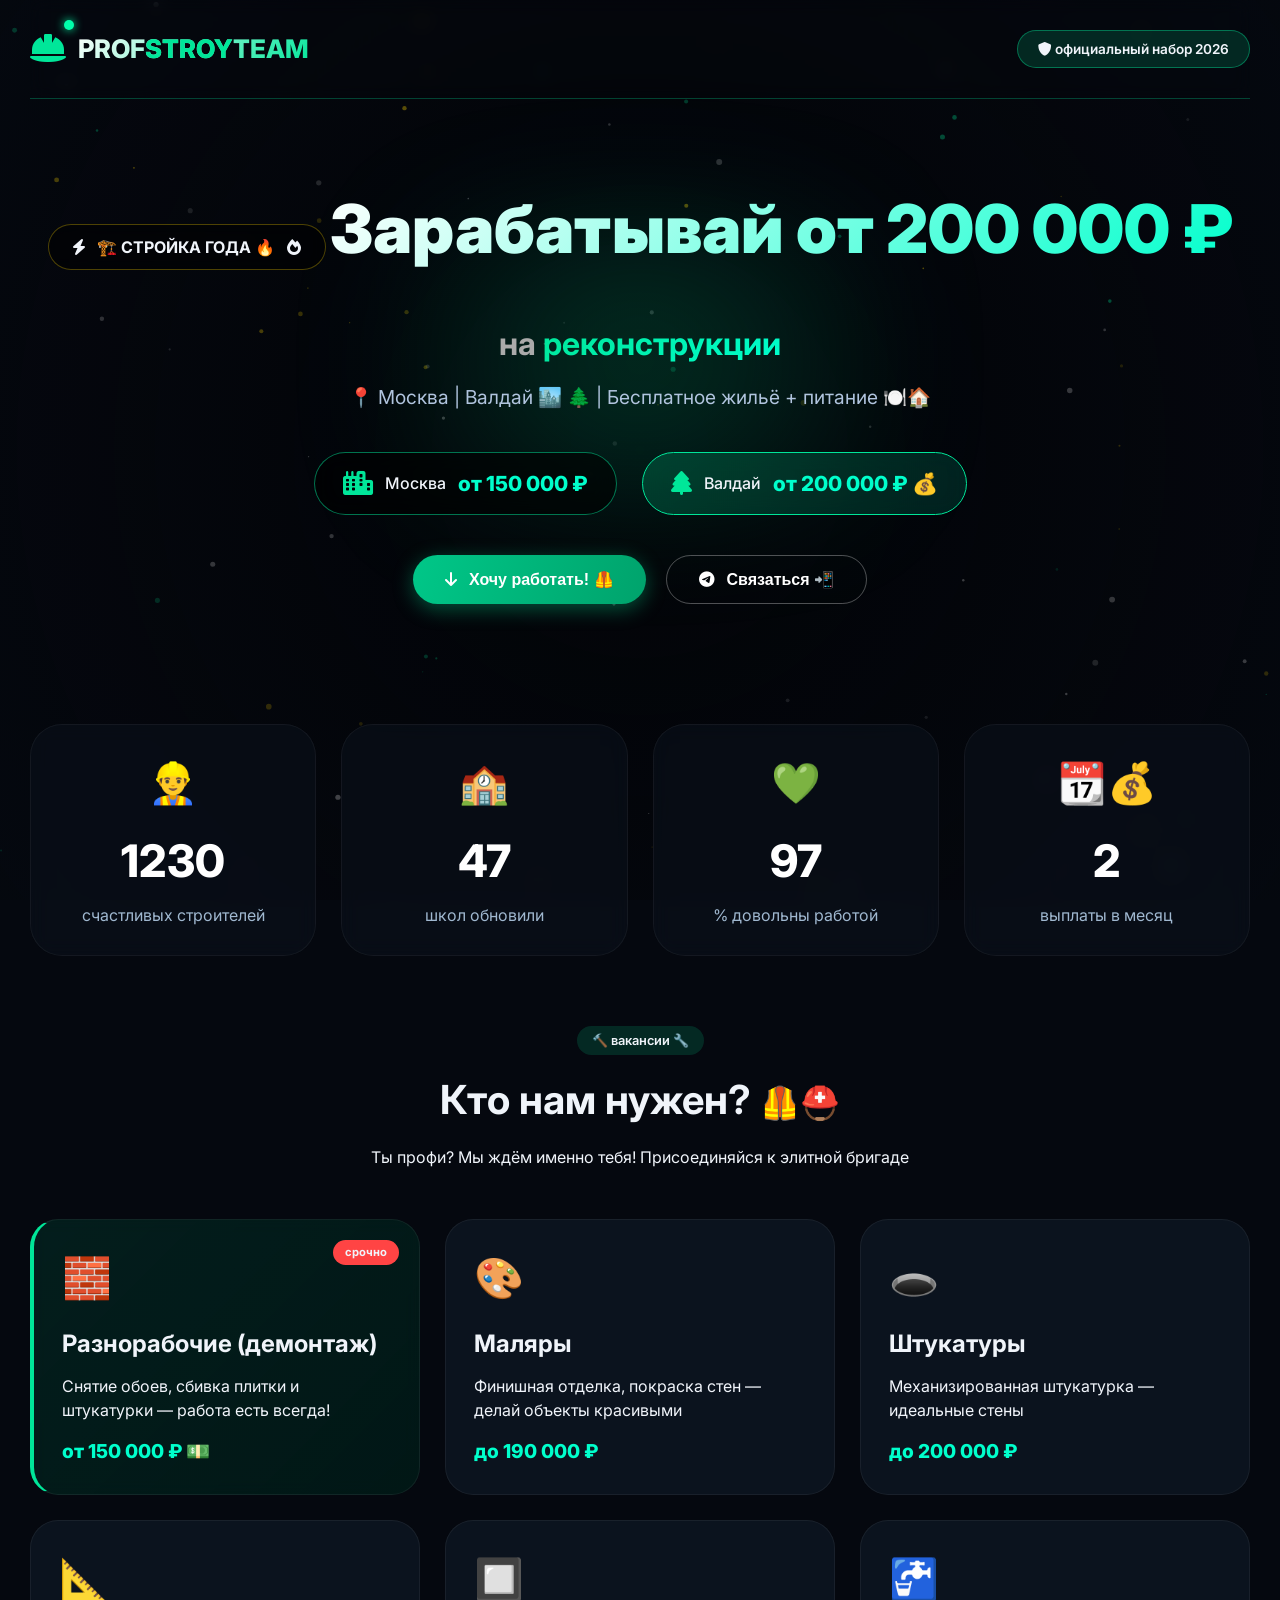
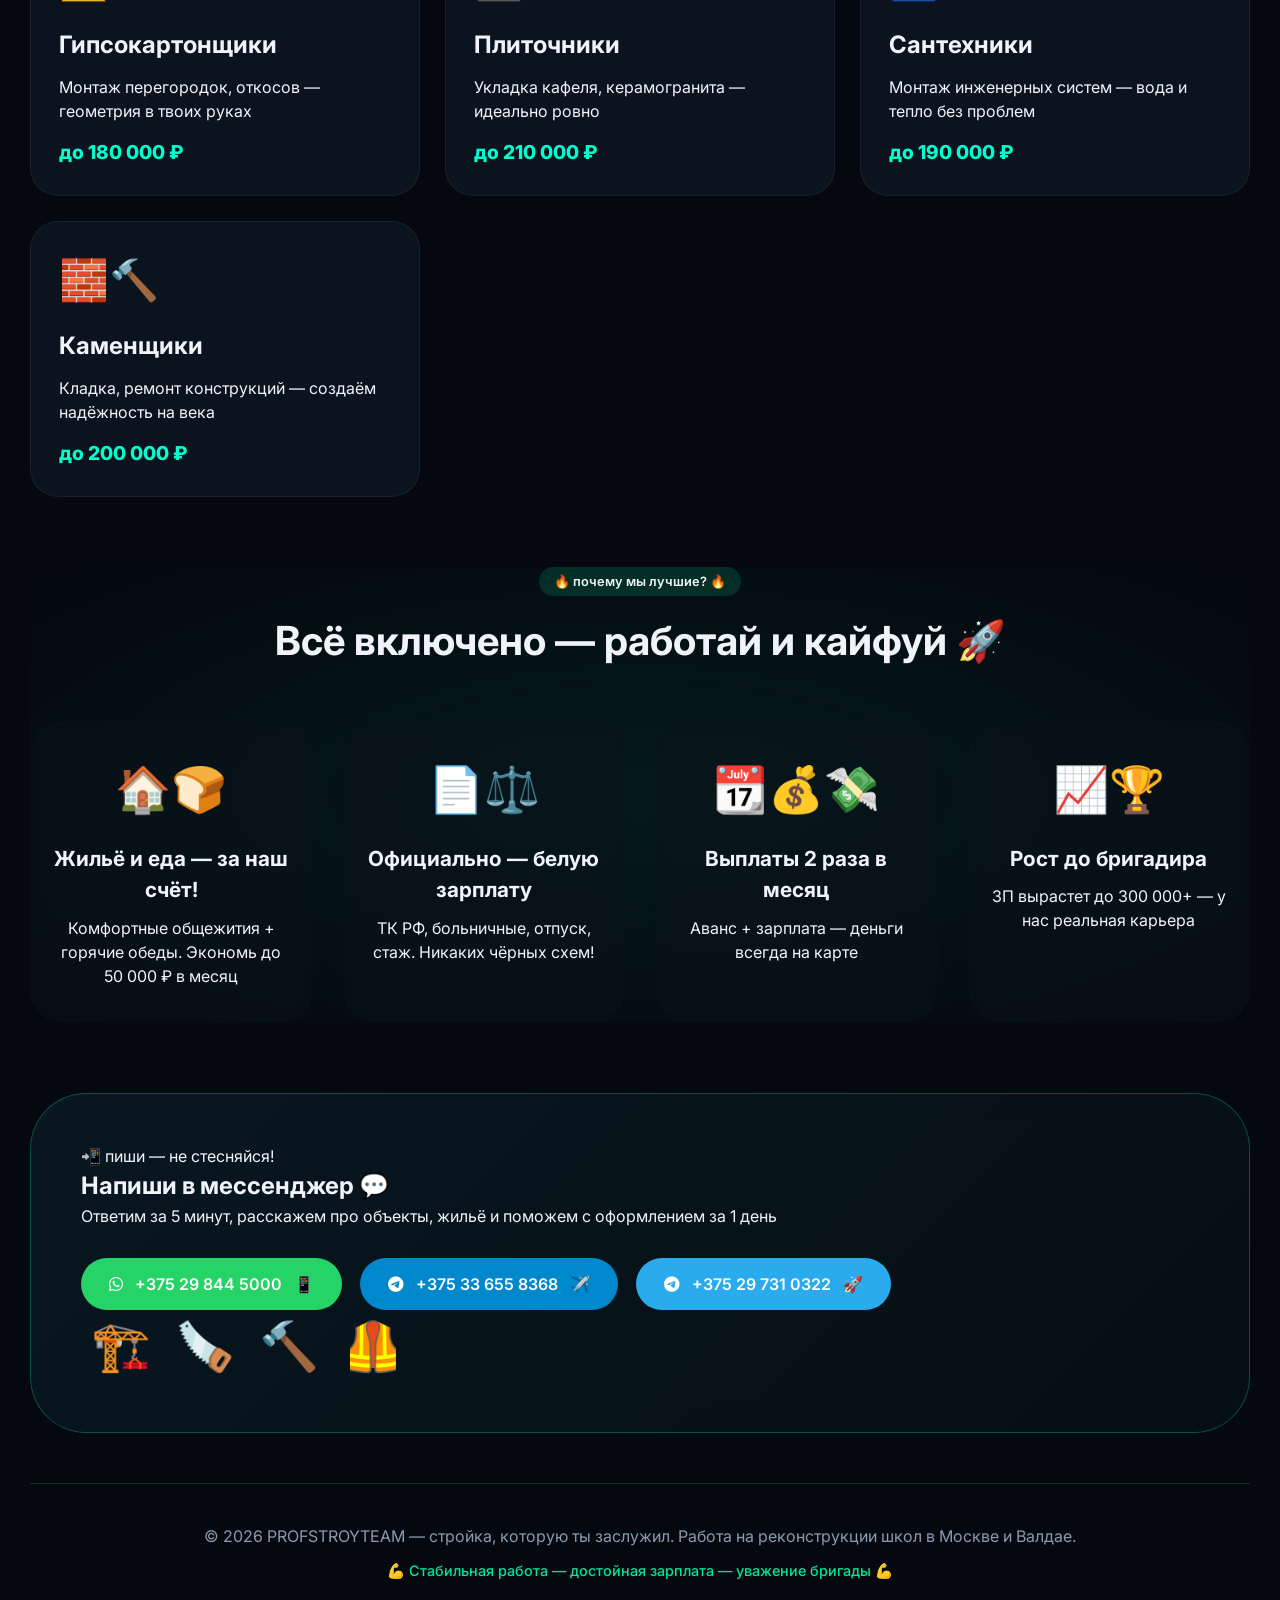
<file: index.html>
<!DOCTYPE html>
<html lang="ru">
<head>
    <meta charset="UTF-8">
    <meta name="viewport" content="width=device-width, initial-scale=1.0, user-scalable=yes">
    <title>PROFSTROYTEAM | Работа мечты — зарплата от 200 000 ₽ | Стройка века</title>
    <link rel="stylesheet" href="style.css">
    <link rel="stylesheet" href="https://cdnjs.cloudflare.com/ajax/libs/font-awesome/6.0.0-beta3/css/all.min.css">
    <link href="https://fonts.googleapis.com/css2?family=Inter:opsz,wght@14..32,300;14..32,400;14..32,600;14..32,700;14..32,800;14..32,900&display=swap" rel="stylesheet">
</head>
<body>

    <!-- Фоновая картинка со строительной тематикой -->
    <div class="bg-image"></div>
    <div class="bg-overlay"></div>

    <!-- Анимированный Canvas поверх (лёгкие частицы) -->
    <canvas id="bgCanvas"></canvas>

    <div class="container">
        <!-- Магнитный navbar -->
        <nav class="navbar">
            <div class="logo">
                <div class="logo-icon">
                    <i class="fas fa-hard-hat"></i>
                    <div class="logo-sparkle"></div>
                </div>
                <span class="logo-text">PROF<span class="highlight">STROY</span>TEAM</span>
            </div>
            <div class="nav-badge">
                <i class="fas fa-shield-alt"></i> официальный набор 2026
            </div>
        </nav>

        <!-- Hero с эмоциями -->
        <section class="hero">
            <div class="hero-glow"></div>
            <div class="hero-tag">
                <i class="fas fa-bolt"></i>
                <span>🏗️ СТРОЙКА ГОДА 🔥</span>
                <i class="fas fa-fire"></i>
            </div>
            <h1 class="glitch-text" data-text="Зарабатывай от 200 000 ₽">Зарабатывай от 200 000 ₽</h1>
            <div class="typed-wrapper">
                <span class="typed-prefix">на </span>
                <span id="typed" class="typed"></span>
            </div>
            <p class="hero-sub">📍 Москва | Валдай 🏙️ 🌲 | Бесплатное жильё + питание 🍽️🏠</p>
            
            <div class="salary-floating">
                <div class="salary-card">
                    <i class="fas fa-city"></i>
                    <span class="salary-label">Москва</span>
                    <span class="salary-value">от 150 000 ₽</span>
                </div>
                <div class="salary-card accent">
                    <i class="fas fa-tree"></i>
                    <span class="salary-label">Валдай</span>
                    <span class="salary-value">от 200 000 ₽ 💰</span>
                </div>
            </div>

            <div class="cta-group">
                <button class="btn-primary" id="exploreBtn">
                    <i class="fas fa-arrow-down"></i>
                    <span>Хочу работать! 🦺</span>
                </button>
                <button class="btn-outline" id="contactBtnHeader">
                    <i class="fab fa-telegram"></i>
                    <span>Связаться 📲</span>
                </button>
            </div>
        </section>

        <!-- Статистика с крутыми эмодзи -->
        <section class="stats-section">
            <div class="stat-card">
                <div class="stat-icon">👷‍♂️</div>
                <div class="stat-number" data-count="1250">0</div>
                <div class="stat-label">счастливых строителей</div>
            </div>
            <div class="stat-card">
                <div class="stat-icon">🏫</div>
                <div class="stat-number" data-count="47">0</div>
                <div class="stat-label">школ обновили</div>
            </div>
            <div class="stat-card">
                <div class="stat-icon">💚</div>
                <div class="stat-number" data-count="98">0</div>
                <div class="stat-label">% довольны работой</div>
            </div>
            <div class="stat-card">
                <div class="stat-icon">📆💰</div>
                <div class="stat-number" data-count="2">0</div>
                <div class="stat-label">выплаты в месяц</div>
            </div>
        </section>

        <!-- Вакансии со строительными смайликами -->
        <section class="vacancies" id="vacancies">
            <div class="section-header">
                <div class="section-badge">🔨 вакансии 🔧</div>
                <h2>Кто нам нужен? <span class="emoji-big">🦺⛑️</span></h2>
                <p>Ты профи? Мы ждём именно тебя! Присоединяйся к элитной бригаде</p>
            </div>

            <div class="job-grid">
                <div class="job-card featured">
                    <div class="job-icon">🧱</div>
                    <h3>Разнорабочие (демонтаж)</h3>
                    <p>Снятие обоев, сбивка плитки и штукатурки — работа есть всегда!</p>
                    <div class="job-salary">от 150 000 ₽ 💵</div>
                    <div class="job-tag">срочно</div>
                </div>
                <div class="job-card">
                    <div class="job-icon">🎨</div>
                    <h3>Маляры</h3>
                    <p>Финишная отделка, покраска стен — делай объекты красивыми</p>
                    <div class="job-salary">до 190 000 ₽</div>
                </div>
                <div class="job-card">
                    <div class="job-icon">🕳️</div>
                    <h3>Штукатуры</h3>
                    <p>Механизированная штукатурка — идеальные стены</p>
                    <div class="job-salary">до 200 000 ₽</div>
                </div>
                <div class="job-card">
                    <div class="job-icon">📐</div>
                    <h3>Гипсокартонщики</h3>
                    <p>Монтаж перегородок, откосов — геометрия в твоих руках</p>
                    <div class="job-salary">до 180 000 ₽</div>
                </div>
                <div class="job-card">
                    <div class="job-icon">🔲</div>
                    <h3>Плиточники</h3>
                    <p>Укладка кафеля, керамогранита — идеально ровно</p>
                    <div class="job-salary">до 210 000 ₽</div>
                </div>
                <div class="job-card">
                    <div class="job-icon">🚰</div>
                    <h3>Сантехники</h3>
                    <p>Монтаж инженерных систем — вода и тепло без проблем</p>
                    <div class="job-salary">до 190 000 ₽</div>
                </div>
                <div class="job-card">
                    <div class="job-icon">🧱🔨</div>
                    <h3>Каменщики</h3>
                    <p>Кладка, ремонт конструкций — создаём надёжность на века</p>
                    <div class="job-salary">до 200 000 ₽</div>
                </div>
            </div>
        </section>

        <!-- Преимущества — жирно, сочно, с эмоциями -->
        <section class="benefits">
            <div class="benefits-bg"></div>
            <div class="section-header light">
                <div class="section-badge">🔥 почему мы лучшие? 🔥</div>
                <h2>Всё включено — работай и кайфуй 🚀</h2>
            </div>
            <div class="benefits-grid">
                <div class="benefit-card">
                    <div class="benefit-icon">🏠🍞</div>
                    <h4>Жильё и еда — за наш счёт!</h4>
                    <p>Комфортные общежития + горячие обеды. Экономь до 50 000 ₽ в месяц</p>
                </div>
                <div class="benefit-card">
                    <div class="benefit-icon">📄⚖️</div>
                    <h4>Официально — белую зарплату</h4>
                    <p>ТК РФ, больничные, отпуск, стаж. Никаких чёрных схем!</p>
                </div>
                <div class="benefit-card">
                    <div class="benefit-icon">📆💰💸</div>
                    <h4>Выплаты 2 раза в месяц</h4>
                    <p>Аванс + зарплата — деньги всегда на карте</p>
                </div>
                <div class="benefit-card">
                    <div class="benefit-icon">📈🏆</div>
                    <h4>Рост до бригадира</h4>
                    <p>ЗП вырастет до 300 000+ — у нас реальная карьера</p>
                </div>
            </div>
        </section>

        <!-- Контакты с вайбом -->
        <section class="contact" id="contact">
            <div class="contact-card-wrapper">
                <div class="contact-info">
                    <div class="contact-badge">📲 пиши — не стесняйся!</div>
                    <h2>Напиши в мессенджер <span class="emoji-blink">💬</span></h2>
                    <p>Ответим за 5 минут, расскажем про объекты, жильё и поможем с оформлением за 1 день</p>
                    <div class="contact-buttons">
                        <a href="https://wa.me/375298445000" class="contact-btn whatsapp" target="_blank">
                            <i class="fab fa-whatsapp"></i>
                            <span>+375 29 844 5000</span> 📱
                        </a>
                        <a href="https://t.me/+375336558368" class="contact-btn telegram" target="_blank">
                            <i class="fab fa-telegram-plane"></i>
                            <span>+375 33 655 8368</span> ✈️
                        </a>
                        <a href="https://t.me/+375297310322" class="contact-btn telegram-second" target="_blank">
                            <i class="fab fa-telegram"></i>
                            <span>+375 29 731 0322</span> 🚀
                        </a>
                    </div>
                </div>
                <div class="contact-deco">
                    <div class="floating-emoji">🏗️</div>
                    <div class="floating-emoji">🪚</div>
                    <div class="floating-emoji">🔨</div>
                    <div class="floating-emoji">🦺</div>
                </div>
            </div>
        </section>

        <footer class="footer">
            <p>© 2026 PROFSTROYTEAM — стройка, которую ты заслужил. Работа на реконструкции школ в Москве и Валдае.</p>
            <div class="footer-tagline">💪 Стабильная работа — достойная зарплата — уважение бригады 💪</div>
        </footer>
    </div>

    <script src="script.js"></script>
</body>
</html>
</file>
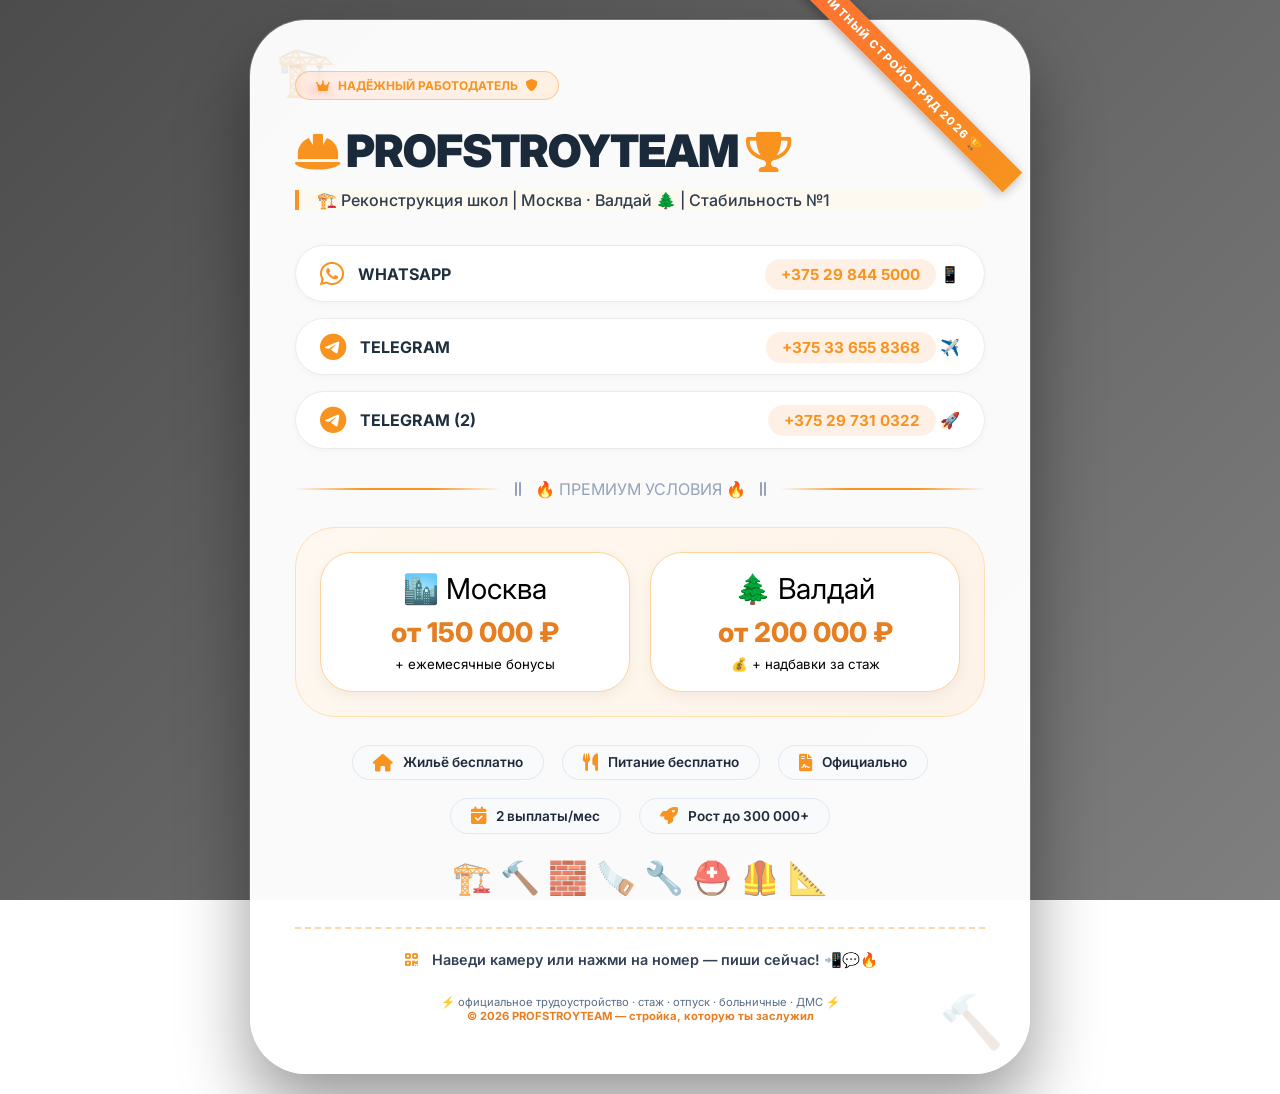
<file: business-card.html>
<!DOCTYPE html>
<html lang="ru">
<head>
    <meta charset="UTF-8">
    <meta name="viewport" content="width=device-width, initial-scale=1.0, user-scalable=yes">
    <title>PROFSTROYTEAM | Премиум визитка | Стройка 2026</title>
    <link rel="stylesheet" href="https://cdnjs.cloudflare.com/ajax/libs/font-awesome/6.0.0-beta3/css/all.min.css">
    <link href="https://fonts.googleapis.com/css2?family=Inter:opsz,wght@14..32,300;14..32,400;14..32,600;14..32,700;14..32,800;14..32,900&display=swap" rel="stylesheet">
    <style>
        * {
            margin: 0;
            padding: 0;
            box-sizing: border-box;
        }

        body {
            min-height: 100vh;
            display: flex;
            justify-content: center;
            align-items: center;
            font-family: 'Inter', sans-serif;
            padding: 20px;
            position: relative;
            /* ФОНОВАЯ КАРТИНКА — СТРОЙКА */
            background-image: url('https://images.pexels.com/photos/159306/construction-site-build-construction-work-159306.jpeg?auto=compress&cs=tinysrgb&w=1600');
            background-size: cover;
            background-position: center;
            background-attachment: fixed;
        }

        /* тёмный оверлей для читаемости */
        body::before {
            content: '';
            position: fixed;
            top: 0;
            left: 0;
            width: 100%;
            height: 100%;
            background: linear-gradient(135deg, rgba(0, 0, 0, 0.7), rgba(0, 0, 0, 0.5));
            z-index: 0;
        }

        /* главная карточка — стекломорфизм */
        .business-card {
            max-width: 780px;
            width: 100%;
            background: rgba(255, 255, 255, 0.97);
            backdrop-filter: blur(0px);
            border-radius: 56px;
            padding: 50px 44px;
            border: 1px solid rgba(255, 255, 255, 0.3);
            box-shadow: 0 35px 70px rgba(0, 0, 0, 0.4), 0 0 0 1px rgba(255, 255, 255, 0.2);
            transition: all 0.4s cubic-bezier(0.2, 0.9, 0.4, 1.1);
            position: relative;
            z-index: 2;
        }

        .business-card:hover {
            transform: translateY(-6px);
            box-shadow: 0 45px 85px rgba(0, 0, 0, 0.5);
        }

        /* декоративные уголки со стройкой */
        .business-card::before {
            content: '🏗️';
            position: absolute;
            top: 20px;
            left: 25px;
            font-size: 48px;
            opacity: 0.15;
            pointer-events: none;
        }

        .business-card::after {
            content: '🔨';
            position: absolute;
            bottom: 20px;
            right: 25px;
            font-size: 52px;
            opacity: 0.15;
            pointer-events: none;
        }

        /* лента "элитный стройотряд" */
        .construction-ribbon {
            position: absolute;
            top: 28px;
            right: -32px;
            background: linear-gradient(95deg, #ff6b35, #f7931e);
            color: white;
            font-weight: 800;
            font-size: 0.7rem;
            padding: 7px 45px;
            transform: rotate(45deg);
            box-shadow: 0 3px 12px rgba(0,0,0,0.3);
            letter-spacing: 1.5px;
            z-index: 4;
            text-transform: uppercase;
        }

        .badge {
            background: linear-gradient(105deg, #ff6b3520, #f7931e20);
            display: inline-flex;
            align-items: center;
            gap: 8px;
            padding: 6px 20px;
            border-radius: 60px;
            font-size: 0.75rem;
            font-weight: 700;
            color: #f7931e;
            margin-bottom: 24px;
            border: 1px solid rgba(247, 147, 30, 0.4);
            backdrop-filter: blur(4px);
        }

        h1 {
            font-size: 2.8rem;
            font-weight: 900;
            color: #1a2a3a;
            margin-bottom: 12px;
            letter-spacing: -0.02em;
        }

        h1 i {
            color: #f7931e;
            font-size: 0.9em;
        }

        .sub {
            color: #2c3e50;
            margin-bottom: 35px;
            font-size: 1rem;
            border-left: 4px solid #f7931e;
            padding-left: 18px;
            background: #fef9f0;
            border-radius: 0 16px 16px 0;
            font-weight: 500;
        }

        /* контакты с премиум-эффектом */
        .contact-row {
            display: flex;
            flex-direction: column;
            gap: 16px;
            margin: 30px 0;
        }

        .contact-line {
            background: #ffffff;
            padding: 14px 24px;
            border-radius: 80px;
            display: flex;
            align-items: center;
            justify-content: space-between;
            flex-wrap: wrap;
            gap: 12px;
            border: 1px solid #e9ecef;
            transition: all 0.25s;
            box-shadow: 0 2px 6px rgba(0,0,0,0.03);
        }

        .contact-line:hover {
            border-color: #f7931e;
            background: #fffaf5;
            transform: translateX(6px);
            box-shadow: 0 8px 20px rgba(247, 147, 30, 0.15);
        }

        .contact-left {
            display: flex;
            align-items: center;
            gap: 14px;
            font-weight: 700;
            font-size: 1rem;
            color: #1e2f3e;
        }

        .contact-left i {
            font-size: 1.7rem;
            color: #f7931e;
        }

        .contact-right a {
            color: #f7931e;
            text-decoration: none;
            font-weight: 700;
            background: #fff0e6;
            padding: 6px 16px;
            border-radius: 60px;
            transition: 0.2s;
            font-size: 0.95rem;
        }

        .contact-right a:hover {
            background: #f7931e;
            color: white;
        }

        /* разделитель с инструментами */
        .divider {
            display: flex;
            align-items: center;
            justify-content: center;
            gap: 14px;
            margin: 28px 0;
            color: #94a3b8;
        }

        .divider-line {
            height: 2px;
            background: linear-gradient(90deg, transparent, #f7931e, #f7931e, transparent);
            flex: 1;
        }

        /* зарплатный блок — премиум */
        .salary-block {
            background: linear-gradient(115deg, #fff8f0, #fff3e8);
            border-radius: 40px;
            padding: 24px 24px;
            margin: 20px 0;
            border: 1px solid #ffdfb3;
        }

        .salary-grid {
            display: flex;
            justify-content: space-between;
            flex-wrap: wrap;
            gap: 20px;
            text-align: center;
        }

        .salary-item-card {
            flex: 1;
            background: white;
            border-radius: 32px;
            padding: 18px 12px;
            box-shadow: 0 5px 15px rgba(0,0,0,0.05);
            border: 1px solid #fdd49c;
            transition: 0.2s;
        }

        .salary-item-card:hover {
            transform: scale(1.02);
            border-color: #f7931e;
        }

        .salary-label-icon {
            font-size: 1.8rem;
            display: block;
        }

        .salary-amount {
            font-size: 1.7rem;
            font-weight: 800;
            color: #e67e22;
            margin: 10px 0 4px;
        }

        /* плюшки */
        .perks-mini {
            display: flex;
            justify-content: center;
            gap: 18px;
            margin: 28px 0 16px;
            flex-wrap: wrap;
        }

        .perk-mini-item {
            display: flex;
            align-items: center;
            gap: 10px;
            background: #f8fafc;
            padding: 8px 20px;
            border-radius: 60px;
            font-size: 0.85rem;
            font-weight: 600;
            color: #1e293b;
            border: 1px solid #e2e8f0;
        }

        .perk-mini-item i {
            color: #f7931e;
            font-size: 1.1rem;
        }

        /* строй-инструменты */
        .tools-row {
            display: flex;
            justify-content: center;
            gap: 24px;
            margin: 24px 0 16px;
            font-size: 2rem;
            opacity: 0.7;
        }

        .qr-message {
            text-align: center;
            margin-top: 30px;
            padding-top: 22px;
            border-top: 2px dashed #fed7aa;
            font-size: 0.9rem;
            color: #334155;
            font-weight: 600;
        }

        .qr-message i {
            color: #f7931e;
            margin-right: 8px;
        }

        .footer-note {
            text-align: center;
            margin-top: 26px;
            font-size: 0.7rem;
            color: #5a6e85;
        }

        .footer-note strong {
            color: #e67e22;
        }

        @keyframes pulseLight {
            0%, 100% { opacity: 0.6; transform: scale(1);}
            50% { opacity: 1; transform: scale(1.1);}
        }

        .pulse-icon {
            display: inline-block;
            animation: pulseLight 1.5s infinite;
        }

        @media (max-width: 600px) {
            .business-card {
                padding: 32px 22px;
            }
            h1 {
                font-size: 1.9rem;
            }
            .contact-line {
                flex-direction: column;
                align-items: flex-start;
            }
            .contact-right {
                align-self: flex-end;
            }
            .salary-amount {
                font-size: 1.3rem;
            }
        }
    </style>
</head>
<body>
    <div class="business-card">
        <div class="construction-ribbon">
            🏆 ЭЛИТНЫЙ СТРОЙОТРЯД 2026 🏆
        </div>
        
        <div>
            <div class="badge">
                <i class="fas fa-crown"></i> НАДЁЖНЫЙ РАБОТОДАТЕЛЬ <i class="fas fa-shield-alt"></i>
            </div>
            <h1>
                <i class="fas fa-hard-hat"></i> PROFSTROYTEAM
                <i class="fas fa-trophy"></i>
            </h1>
            <div class="sub">
                🏗️ Реконструкция школ | Москва · Валдай 🌲 | Стабильность №1
            </div>
        </div>

        <!-- Контакты -->
        <div class="contact-row">
            <div class="contact-line">
                <div class="contact-left">
                    <i class="fab fa-whatsapp"></i>
                    <span>WHATSAPP</span>
                </div>
                <div class="contact-right">
                    <a href="https://wa.me/375298445000" target="_blank">+375 29 844 5000</a>
                    <span class="pulse-icon">📱</span>
                </div>
            </div>
            <div class="contact-line">
                <div class="contact-left">
                    <i class="fab fa-telegram-plane"></i>
                    <span>TELEGRAM</span>
                </div>
                <div class="contact-right">
                    <a href="https://t.me/+375336558368" target="_blank">+375 33 655 8368</a>
                    <span>✈️</span>
                </div>
            </div>
            <div class="contact-line">
                <div class="contact-left">
                    <i class="fab fa-telegram"></i>
                    <span>TELEGRAM (2)</span>
                </div>
                <div class="contact-right">
                    <a href="https://t.me/+375297310322" target="_blank">+375 29 731 0322</a>
                    <span>🚀</span>
                </div>
            </div>
        </div>

        <div class="divider">
            <span class="divider-line"></span>
            <i class="fas fa-grip-lines-vertical"></i>
            <span>🔥 ПРЕМИУМ УСЛОВИЯ 🔥</span>
            <i class="fas fa-grip-lines-vertical"></i>
            <span class="divider-line"></span>
        </div>

        <!-- Зарплата -->
        <div class="salary-block">
            <div class="salary-grid">
                <div class="salary-item-card">
                    <span class="salary-label-icon">🏙️ Москва</span>
                    <div class="salary-amount">от 150 000 ₽</div>
                    <small>+ ежемесячные бонусы</small>
                </div>
                <div class="salary-item-card">
                    <span class="salary-label-icon">🌲 Валдай</span>
                    <div class="salary-amount">от 200 000 ₽</div>
                    <small>💰 + надбавки за стаж</small>
                </div>
            </div>
        </div>

        <!-- Преимущества -->
        <div class="perks-mini">
            <div class="perk-mini-item"><i class="fas fa-home"></i> Жильё бесплатно</div>
            <div class="perk-mini-item"><i class="fas fa-utensils"></i> Питание бесплатно</div>
            <div class="perk-mini-item"><i class="fas fa-file-contract"></i> Официально</div>
            <div class="perk-mini-item"><i class="fas fa-calendar-check"></i> 2 выплаты/мес</div>
            <div class="perk-mini-item"><i class="fas fa-rocket"></i> Рост до 300 000+</div>
        </div>

        <!-- Строительные эмодзи -->
        <div class="tools-row">
            🏗️ 🔨 🧱 🪚 🔧 ⛑️ 🦺 📐
        </div>

        <div class="qr-message">
            <i class="fas fa-qrcode fa-fw"></i> Наведи камеру или нажми на номер — пиши сейчас! 
            <span class="pulse-icon">📲💬🔥</span>
        </div>

        <div class="footer-note">
            ⚡ официальное трудоустройство · стаж · отпуск · больничные · ДМС ⚡<br>
            <strong>© 2026 PROFSTROYTEAM — стройка, которую ты заслужил</strong>
        </div>
    </div>
</body>
</html>
</file>
<file: style.css>
* {
    margin: 0;
    padding: 0;
    box-sizing: border-box;
}

body {
    font-family: 'Inter', sans-serif;
    background: #05080f;
    color: #f0f4fa;
    overflow-x: hidden;
    line-height: 1.5;
}

/* ========== ФОНОВАЯ КАРТИНКА (СТРОЙКА) ========== */
.bg-image {
    position: fixed;
    top: 0;
    left: 0;
    width: 100%;
    height: 100%;
    background-image: url('https://images.unsplash.com/photo-1504917595217-d4dc5ebe6122?w=1600');
    background-size: cover;
    background-position: center;
    background-repeat: no-repeat;
    z-index: -3;
    filter: brightness(0.35) contrast(1.1);
}

.bg-overlay {
    position: fixed;
    top: 0;
    left: 0;
    width: 100%;
    height: 100%;
    background: radial-gradient(circle, rgba(0,0,0,0.5), rgba(5,8,15,0.88));
    z-index: -2;
}

/* ========== CANVAS ЧАСТИЦЫ ========== */
#bgCanvas {
    position: fixed;
    top: 0;
    left: 0;
    width: 100%;
    height: 100%;
    z-index: -1;
    pointer-events: none;
    opacity: 0.5;
}

/* ========== ОСНОВНОЙ КОНТЕЙНЕР ========== */
.container {
    position: relative;
    z-index: 2;
    max-width: 1300px;
    margin: 0 auto;
    padding: 0 30px;
}

/* ========== НАВИГАЦИЯ ========== */
.navbar {
    display: flex;
    justify-content: space-between;
    align-items: center;
    padding: 25px 0;
    flex-wrap: wrap;
    gap: 20px;
    border-bottom: 1px solid rgba(0, 255, 170, 0.25);
    backdrop-filter: blur(8px);
}

.logo {
    display: flex;
    align-items: center;
    gap: 12px;
}

.logo-icon {
    position: relative;
    font-size: 32px;
    color: #00e699;
}

.logo-sparkle {
    position: absolute;
    top: -5px;
    right: -8px;
    width: 10px;
    height: 10px;
    background: #00ffaa;
    border-radius: 50%;
    box-shadow: 0 0 10px #00ffaa;
    animation: pulse 1.5s infinite;
}

@keyframes pulse {
    0%, 100% { opacity: 0.4; transform: scale(0.8);}
    50% { opacity: 1; transform: scale(1.2);}
}

.logo-text {
    font-size: 1.6rem;
    font-weight: 800;
    background: linear-gradient(135deg, #fff, #00e699);
    -webkit-background-clip: text;
    background-clip: text;
    color: transparent;
}

.logo-text .highlight {
    color: #00e699;
    background: none;
    -webkit-background-clip: unset;
}

.nav-badge {
    background: rgba(0, 230, 153, 0.15);
    padding: 8px 20px;
    border-radius: 40px;
    font-size: 0.85rem;
    font-weight: 600;
    backdrop-filter: blur(10px);
    border: 1px solid rgba(0, 230, 153, 0.4);
}

/* ========== HERO СЕКЦИЯ ========== */
.hero {
    text-align: center;
    padding: 80px 0 60px;
    position: relative;
}

.hero-glow {
    position: absolute;
    top: 20%;
    left: 50%;
    transform: translateX(-50%);
    width: 500px;
    height: 300px;
    background: radial-gradient(circle, rgba(0, 230, 153, 0.2), transparent);
    filter: blur(60px);
    z-index: -1;
}

.hero-tag {
    display: inline-flex;
    align-items: center;
    gap: 12px;
    background: rgba(0, 0, 0, 0.5);
    backdrop-filter: blur(8px);
    padding: 10px 24px;
    border-radius: 60px;
    font-weight: bold;
    margin-bottom: 30px;
    border: 1px solid rgba(255, 215, 0, 0.3);
}

.glitch-text {
    font-size: 4.2rem;
    font-weight: 900;
    background: linear-gradient(135deg, #fff, #00ffcc);
    -webkit-background-clip: text;
    background-clip: text;
    color: transparent;
    position: relative;
    display: inline-block;
}

@keyframes glitch {
    0%, 100% { transform: skew(0deg, 0deg); opacity: 1; }
    95% { transform: skew(2deg, 1deg); opacity: 0.9; text-shadow: -2px 0 red; }
    96% { transform: skew(-2deg, -1deg); text-shadow: 2px 0 blue; }
}

.glitch-text:hover {
    animation: glitch 0.2s infinite;
}

.typed-wrapper {
    font-size: 2rem;
    font-weight: 700;
    margin: 20px 0 15px;
}

.typed {
    background: linear-gradient(135deg, #00e699, #00ffcc);
    -webkit-background-clip: text;
    background-clip: text;
    color: transparent;
}

.typed-prefix {
    color: #aaa;
}

.hero-sub {
    font-size: 1.2rem;
    color: #b0c4de;
    margin-bottom: 40px;
}

/* ========== ЗАРПЛАТНЫЕ КАРТОЧКИ ========== */
.salary-floating {
    display: flex;
    justify-content: center;
    gap: 25px;
    margin-bottom: 40px;
    flex-wrap: wrap;
}

.salary-card {
    background: rgba(0, 0, 0, 0.6);
    backdrop-filter: blur(12px);
    padding: 15px 28px;
    border-radius: 80px;
    display: flex;
    align-items: center;
    gap: 12px;
    border: 1px solid rgba(0, 230, 153, 0.5);
    transition: 0.3s;
}

.salary-card:hover {
    transform: translateY(-3px);
    border-color: #00e699;
}

.salary-card i {
    font-size: 1.5rem;
    color: #00e699;
}

.salary-label {
    font-weight: 500;
}

.salary-value {
    font-weight: 800;
    font-size: 1.3rem;
    color: #00ffcc;
}

.salary-card.accent {
    background: linear-gradient(135deg, rgba(0, 230, 153, 0.2), rgba(0, 100, 80, 0.3));
    border-color: #00e699;
}

/* ========== КНОПКИ ========== */
.cta-group {
    display: flex;
    gap: 20px;
    justify-content: center;
    flex-wrap: wrap;
}

.btn-primary, .btn-outline {
    padding: 14px 32px;
    border-radius: 60px;
    font-weight: 700;
    font-size: 1rem;
    cursor: pointer;
    transition: all 0.3s cubic-bezier(0.2, 0.9, 0.4, 1.1);
    display: inline-flex;
    align-items: center;
    gap: 12px;
    border: none;
}

.btn-primary {
    background: linear-gradient(105deg, #00c788, #00a36c);
    color: white;
    box-shadow: 0 5px 20px rgba(0, 199, 136, 0.4);
}

.btn-primary:hover {
    transform: translateY(-3px) scale(1.02);
    box-shadow: 0 15px 30px rgba(0, 199, 136, 0.6);
}

.btn-outline {
    background: transparent;
    border: 1.5px solid rgba(255, 255, 255, 0.3);
    color: white;
}

.btn-outline:hover {
    border-color: #00e699;
    background: rgba(0, 230, 153, 0.1);
    transform: translateY(-2px);
}

/* ========== СТАТИСТИКА ========== */
.stats-section {
    display: grid;
    grid-template-columns: repeat(auto-fit, minmax(200px, 1fr));
    gap: 25px;
    margin: 60px 0;
}

.stat-card {
    text-align: center;
    background: rgba(10, 18, 28, 0.6);
    backdrop-filter: blur(10px);
    padding: 28px 20px;
    border-radius: 32px;
    border: 1px solid rgba(255, 255, 255, 0.05);
    transition: 0.3s;
}

.stat-card:hover {
    transform: translateY(-5px);
    border-color: rgba(0, 230, 153, 0.4);
}

.stat-icon {
    font-size: 2.5rem;
    margin-bottom: 15px;
}

.stat-number {
    font-size: 2.8rem;
    font-weight: 800;
    color: #fff;
}

.stat-label {
    color: #a0b8d0;
    margin-top: 8px;
}

/* ========== ВАКАНСИИ ========== */
.vacancies {
    margin: 70px 0;
}

.section-header {
    text-align: center;
    margin-bottom: 50px;
}

.section-badge {
    display: inline-block;
    background: rgba(0, 230, 153, 0.15);
    padding: 5px 15px;
    border-radius: 30px;
    font-size: 0.8rem;
    font-weight: 600;
    margin-bottom: 15px;
}

.section-header h2 {
    font-size: 2.5rem;
    margin-bottom: 15px;
}

.emoji-big {
    font-size: 2rem;
    display: inline-block;
}

.job-grid {
    display: grid;
    grid-template-columns: repeat(auto-fill, minmax(300px, 1fr));
    gap: 25px;
}

.job-card {
    background: rgba(15, 25, 38, 0.7);
    backdrop-filter: blur(8px);
    border-radius: 28px;
    padding: 28px;
    transition: all 0.4s;
    border: 1px solid rgba(255, 255, 255, 0.06);
    position: relative;
    overflow: hidden;
}

.job-card::before {
    content: '';
    position: absolute;
    top: 0;
    left: -100%;
    width: 100%;
    height: 100%;
    background: linear-gradient(90deg, transparent, rgba(0, 230, 153, 0.1), transparent);
    transition: 0.6s;
}

.job-card:hover::before {
    left: 100%;
}

.job-card:hover {
    transform: translateY(-8px) scale(1.02);
    border-color: rgba(0, 230, 153, 0.5);
    box-shadow: 0 20px 30px -15px rgba(0, 0, 0, 0.5);
}

.job-card.featured {
    background: linear-gradient(135deg, rgba(0, 80, 60, 0.3), rgba(0, 30, 25, 0.7));
    border-left: 4px solid #00e699;
}

.job-icon {
    font-size: 2.5rem;
    margin-bottom: 18px;
}

.job-card h3 {
    font-size: 1.5rem;
    margin-bottom: 12px;
}

.job-salary {
    font-weight: 800;
    color: #00ffcc;
    margin: 15px 0 0;
    font-size: 1.2rem;
}

.job-tag {
    position: absolute;
    top: 20px;
    right: 20px;
    background: #ff4444;
    padding: 4px 12px;
    border-radius: 20px;
    font-size: 0.7rem;
    font-weight: bold;
}

/* ========== ПРЕИМУЩЕСТВА ========== */
.benefits {
    margin: 70px 0;
    position: relative;
}

.benefits-bg {
    position: absolute;
    inset: 0;
    background: radial-gradient(ellipse at 50% 50%, rgba(0, 100, 80, 0.2), transparent);
    z-index: -1;
}

.benefits-grid {
    display: grid;
    grid-template-columns: repeat(auto-fit, minmax(240px, 1fr));
    gap: 30px;
}

.benefit-card {
    text-align: center;
    padding: 35px 20px;
    background: rgba(10, 18, 28, 0.5);
    backdrop-filter: blur(8px);
    border-radius: 32px;
    transition: 0.3s;
}

.benefit-card:hover {
    transform: scale(1.03);
    background: rgba(20, 40, 50, 0.7);
}

.benefit-icon {
    font-size: 2.8rem;
    margin-bottom: 20px;
}

.benefit-card h4 {
    font-size: 1.3rem;
    margin-bottom: 10px;
}

/* ========== КОНТАКТЫ ========== */
.contact {
    margin: 70px 0 50px;
}

.contact-card-wrapper {
    background: linear-gradient(135deg, rgba(10, 25, 35, 0.9), rgba(5, 15, 20, 0.95));
    backdrop-filter: blur(16px);
    border-radius: 56px;
    padding: 50px;
    display: flex;
    flex-wrap: wrap;
    justify-content: space-between;
    align-items: center;
    border: 1px solid rgba(0, 230, 153, 0.3);
}

.contact-buttons {
    display: flex;
    flex-wrap: wrap;
    gap: 18px;
    margin-top: 30px;
}

.contact-btn {
    display: inline-flex;
    align-items: center;
    gap: 12px;
    padding: 14px 28px;
    border-radius: 60px;
    text-decoration: none;
    font-weight: 600;
    transition: 0.3s;
    font-size: 1rem;
}

.contact-btn.whatsapp {
    background: #25D366;
    color: white;
}

.contact-btn.telegram {
    background: #0088cc;
    color: white;
}

.contact-btn.telegram-second {
    background: #2aabee;
    color: white;
}

.contact-btn:hover {
    transform: translateY(-3px);
    filter: brightness(1.05);
}

.contact-deco {
    position: relative;
}

.floating-emoji {
    font-size: 3rem;
    animation: float 3s infinite ease-in-out;
    display: inline-block;
    margin: 0 10px;
}

.floating-emoji:nth-child(2) { animation-delay: 0.5s; }
.floating-emoji:nth-child(3) { animation-delay: 1s; }
.floating-emoji:nth-child(4) { animation-delay: 1.5s; }

@keyframes float {
    0%, 100% { transform: translateY(0px); }
    50% { transform: translateY(-15px); }
}

/* ========== ФУТЕР ========== */
.footer {
    text-align: center;
    padding: 40px 0;
    border-top: 1px solid rgba(0, 230, 153, 0.2);
    margin-top: 40px;
    color: #8a9bb0;
}

.footer-tagline {
    margin-top: 12px;
    font-size: 0.9rem;
    color: #00e699;
    font-weight: 500;
}

/* ========== АДАПТИВ ========== */
@media (max-width: 768px) {
    .glitch-text {
        font-size: 2.2rem;
    }
    .typed-wrapper {
        font-size: 1.3rem;
    }
    .contact-card-wrapper {
        padding: 30px;
    }
    .container {
        padding: 0 20px;
    }
    .stat-number {
        font-size: 2rem;
    }
    .section-header h2 {
        font-size: 1.8rem;
    }
}
</file>
